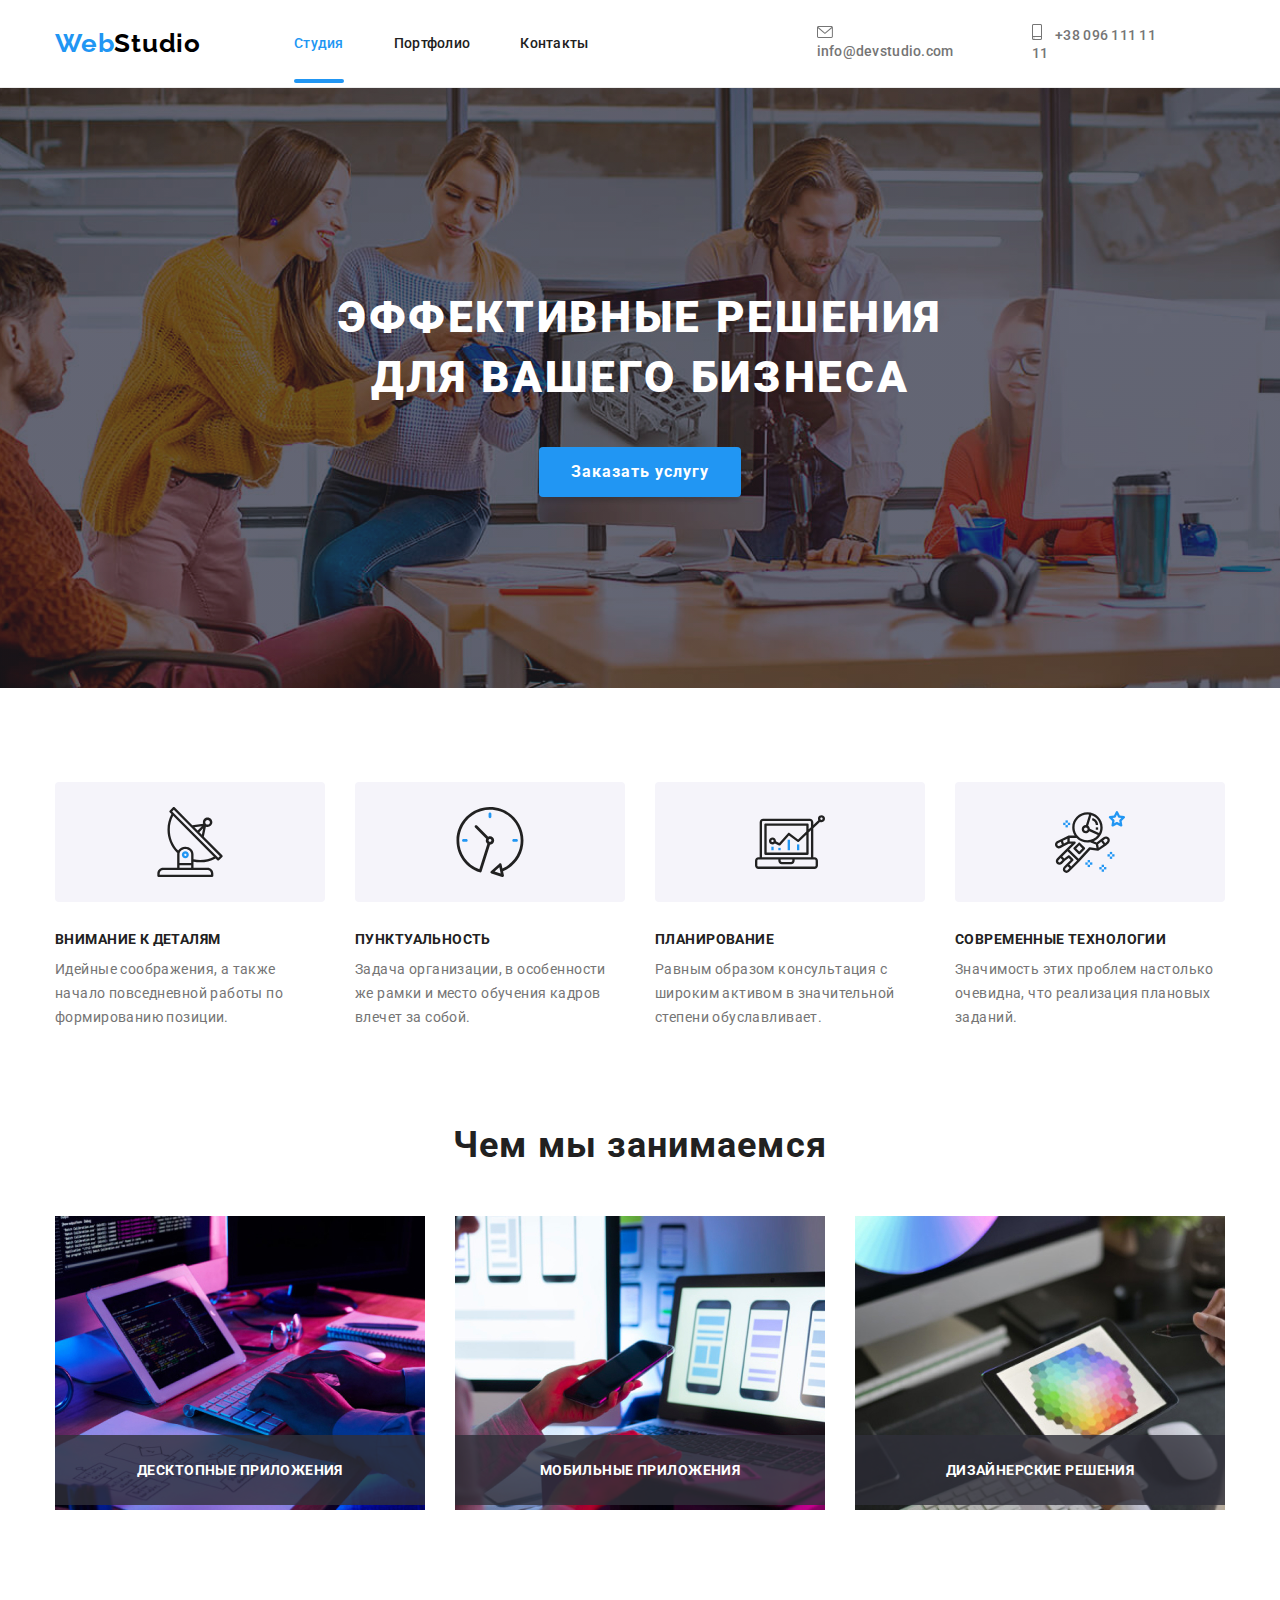
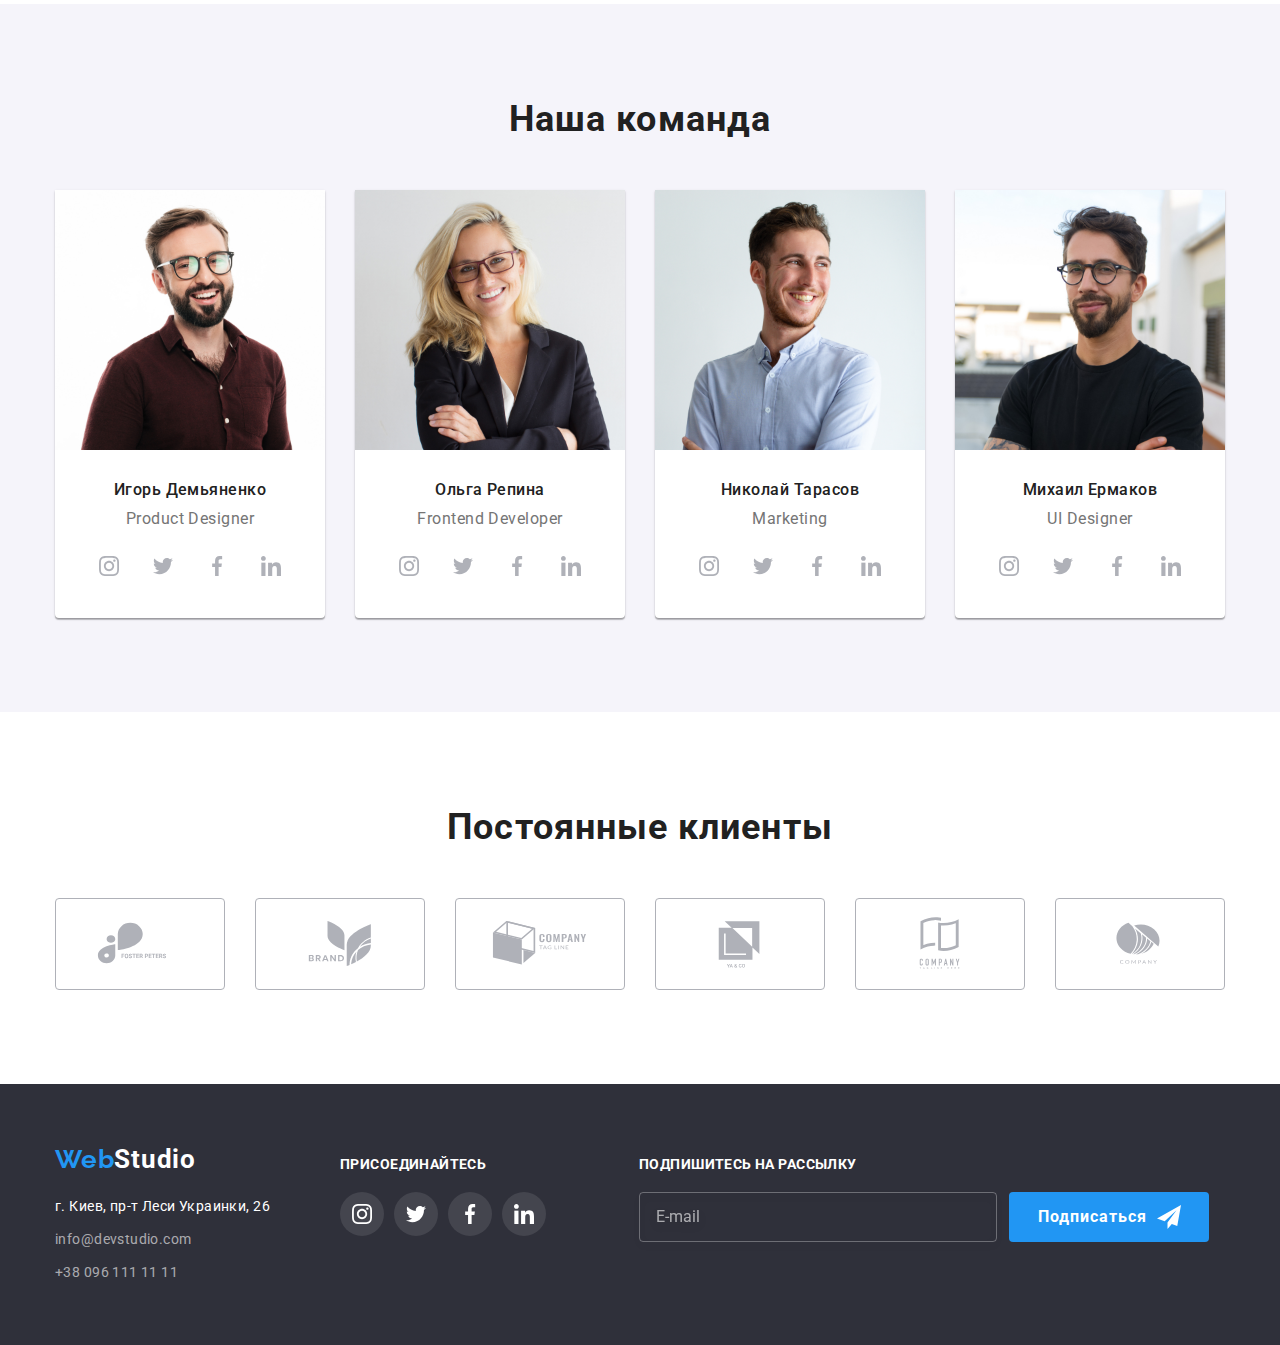
<file: index.html>
<!DOCTYPE html>
<html lang="ru">

<head>
    <meta charset="UTF-8">
    <meta http-equiv="X-UA-Compatible" content="IE=edge">
    <meta name="viewport" content="width=device-width, initial-scale=1.0">
    <title>Document</title>
    <link rel="preconnect" href="https://fonts.googleapis.com">
    <link rel="preconnect" href="https://fonts.gstatic.com" crossorigin>
    <link
        href="https://fonts.googleapis.com/css2?family=Raleway:wght@700&family=Roboto:wght@100;400;500;700;900&display=swap"
        rel="stylesheet">
    <link rel="stylesheet" href="css/modern-normalize.css">
    <!-- <link rel="stylesheet" href="css/styles.css"> -->
    <link rel="stylesheet" href="css/main.min.css">
</head>


<body>
    <!---   Хедер   -->
    <header class="header">
        <div class="container">
            <nav class="header__nav">
                <a class="logo link" href="index.html">Web</a><a class="logo-header-studio link"
                    href="index.html">Studio</a>
                <ul class="header-list list">
                    <li class="header-list__li">
                        <a href="index.html" class="header-list__link link current">Студия</a>
                    </li>
                    <li class="header-list__li">
                        <a href="portfolio.html" class="header-list__link link">Портфолио</a>
                    </li>
                    <li class="header-list__li">
                        <a href="index.html" class="header-list__link link">Контакты</a>
                    </li>
                </ul>
                    <ul class="header-list2 list">
                        <li class="header-list2__li">
                            <a href="mailto:info@devstudio.com" class="header-list2__link link">
                                <svg class="header-list2__icon" height="12" width="16">
                                    <use href="./images/icons.svg#icon-envelope"></use>
                                </svg>
                                info@devstudio.com
                            </a>
                        </li>
                        <li class="header-list2__li">
                            <a href="tel:+380961111111" class="header-list2__link link">
                                <svg class="header-list2__icon" height="16" width="10">
                                    <use href="./images/icons.svg#icon-smartphone"></use>
                                </svg>
                                +38 096 111 11 11</a>
                        </li>
                    </ul>
            </nav>
        </div>
    </header>

    <main>



        <!---   Шапка    -->
        <section class="motto">
            <div class="container">
                <h1 class="motto__h1">Эффективные решения для вашего бизнеса</h1>
                <button type="button" class="motto__btn btn" data-modal-open>
                    Заказать услугу</button>
                <div class="backdrop is-hidden" data-modal>
                    <div class="modal">
                        <button type="button" class="modal__btn btn" data-modal-close>
                            <svg class="modal__close-icon" width="10" height="10">
                                <use href="./images/icons.svg#icon-Vector"></use>
                            </svg>
                        </button>
                        <h2 class="modal__h2">Оставьте свои данные, мы вам перезвоним</h2>
                        <form action="#" class="modal-form" >
                            <label for="modal-input" class="modal-form__label">Имя</label>
                        <div class="modal-input-svg">
                              <input 
                              type="text" 
                              class="modal-form__input"
                              name="user-name"
                              required
                              id="modal-input"
                              >
                            <svg class="modal-input-people-icon">
                              <use 
                                href="./images/icons.svg#icon-People" width="12" height="12">
                              </use>
                            </svg>
                        </div>
                            <label for="modal-input" class="modal-form__label">Телефон</label>
                        <div class="modal-input-svg">
                            <input 
                            type="tel"
                            class="modal-form__input"
                            required
                           name="user-tel" 
                           id="modal-input"
                            >
                            <svg class="modal-input-smartphone-icon">
                                <use href="./images/icons.svg#modal-smartphone" width="13" height="13"></use>
                            </svg>
                        </div>
                            <label for="modal-input" class="modal-form__label">Почта</label>
                        <div class="modal-input-svg">
                            <input
                             type="email" 
                             class="modal-form__input"
                             name="user-email"
                             id="modal-input"
                             >
                               <svg class="modal-input-envelope-icon">
                                   <use href="./images/icons.svg#modal-envelope" width="15" height="12"></use>
                               </svg>
                        </div>
                            <label for="comment" class="modal-form__label">Комментарий</label>
                             <textarea 
                             class="modal-textarea"
                             name="comment"
                             placeholder="Введите текст"
                             ></textarea>
                                
                             <div class="modal-checkbox-div">
                             <input 
                             type="checkbox" 
                             name="checkbox" 
                             value="done" 
                             class="modal-checkbox-div__checkbox visually-hidden"
                             id="modal-checkbox"
                             required>
                             <label for="modal-checkbox" class="modal-checkbox-div__label">
                                Соглашаюсь с рассылкой и принимаю&nbsp;<a href="index.html" class="modal-checkbox-div__link">Условия договора</a>
                             </label>
                            </div>
                            <div class="modal-submit-div">
                                <button type="submit" class="modal-submit-div__btn btn">Отправить</button>
                            </div>
                            </form>
                            
                    </div>

                </div>
        </section>


        <!---   Гарантии    -->
        <section class="description">
            <div class="container">
                <ul class="description-list list">
                    <li class="desctiption-list__li">
                        <div class="desctiption-div-icon">
                            <svg class="description-div-icon__icon" width="70" height="70">
                                <use href="./images/icons.svg#icon-antenna"></use>
                            </svg>
                        </div>
                        <h3 class="description__h3">
                            Внимание к деталям</h3>
                        <p class="description__p">Идейные соображения, а также начало повседневной работы по формированию
                            позиции.</p>
                    </li>
                    <li class="desctiption-list__li">
                        <div class="desctiption-div-icon">
                            <svg class="description-div-icon__icon" width="70" height="70">
                                <use href="./images/icons.svg#icon-clock"></use>
                            </svg>
                        </div>
                        <h3 class="description__h3">
                            Пунктуальность</h3>
                        <p class="description__p">Задача организации, в особенности же рамки и место обучения кадров
                            влечет
                            за собой.</p>
                    </li>
                    <li class="desctiption-list__li">
                        <div class="desctiption-div-icon">
                            <svg class="description-div-icon__icon" width="70" height="70">
                                <use href="./images/icons.svg#icon-diagram"></use>
                            </svg>
                        </div>
                        <h3 class="description__h3">
                            Планирование</h3>
                        <p class="description__p">Равным образом консультация с широким активом в значительной степени
                            обуславливает.</p>
                    </li>
                    <li class="desctiption-list__li">
                        <div class="desctiption-div-icon">
                            <svg class="description-div-icon__icon" width="70" height="70">
                                <use href="./images/icons.svg#icon-astronaut"></use>
                            </svg>
                        </div>
                        <h3 class="description__h3">
                            Современные технологии</h3>
                        <p class="description__p">Значимость этих проблем настолько очевидна, что реализация плановых
                            заданий.</p>
                    </li>
                </ul>
            </div>
            </div>
        </section>


        <!---   Чем мы занимаемся   -->
        <section class="photo">
            <div class="container">
                <h2 class="photo__h2">Чем мы занимаемся</h2>
                <ul class="photo-list list">
                    <li class="photo-list__li">
                        <img class="photo-img" src="./images/img2.jpg" width="370" height="294"
                            alt="Клавиатура и планшет">
                        <div class="photo-h3-div">
                            <h3 class="photo-h3-div__h3">Десктопные приложения</h3>
                        </div>
                    </li>
                    <li class="photo-list__li">
                        <img class="photo-img" src="./images/img1.jpg" width="370" height="294" alt="Телефон">
                        <div class="photo-h3-div">
                            <h3 class="photo-h3-div__h3">Мобильные приложения</h3>
                        </div>
                    </li>
                    <li class="photo-list__li">
                        <img class="photo-img" src="./images/img.jpg" width="370" height="294" alt="Планшет">
                        <div class="photo-h3-div">
                            <h3 class="photo-h3-div__h3">Дизайнерские решения</h3>
                        </div>
                    </li>
                </ul>
        </section>


        <!---   Наша команда    -->
        <section class="team">
            <div class="container">
                <h2 class="team__h2">Наша команда</h2>
                <ul class="team-list list">
                    <li class="team-list__li">
                        <img class="team__img" src="./images/img3.jpg" width="270" height="260"
                            alt="Игорь Демьяненко">
                        <div class="team-div">
                            <h3 class="team-div__h3">Игорь Демьяненко</h3>
                            <p class="team-div__p" lang="en">Product Designer</p>
                            <ul class="team-icon-list list">
                                <li class="team-icon-list__li">
                                    <a href="" class="team-icon-link">
                                        <svg class="team-icon-link__icon" width="20" height="20">
                                            <use href="./images/icons.svg#icon-instagram"></use>
                                        </svg>
                                    </a>
                                </li>
                                <li class="team-icon-list__li">
                                    <a href="" class="team-icon-link">
                                        <svg class="team-icon-link__icon" width="20" height="20">
                                            <use href="./images/icons.svg#icon-twitter"></use>
                                        </svg>
                                    </a>
                                </li>
                                <li class="team-icon-list__li">
                                    <a href="" class="team-icon-link">
                                        <svg class="team-icon-link__icon" width="20" height="20">
                                            <use href="./images/icons.svg#icon-facebook"></use>
                                        </svg>
                                    </a>
                                </li>
                                <li class="team-icon-list__li">
                                    <a href="" class="team-icon-link">
                                        <svg class="team-icon-link__icon" width="20" height="20">
                                            <use href="./images/icons.svg#icon-linkedin"></use>
                                        </svg>
                                    </a>
                                </li>
                            </ul>
                    </li>
                    <li class="team-list__li">
                        <img class="team__img" src="./images/img4.jpg" width="270" height="260" alt="Ольга Репина">
                        <div class="team-div">
                            <h3 class="team-div__h3">Ольга Репина</h3>
                            <p class="team-div__p" lang="en">Frontend Developer</p>
                            <ul class="team-icon-list list">
                                <li class="team-icon-list__li">
                                    <a href="" class="team-icon-link">
                                        <svg class="team-icon-link__icon" width="20" height="20">
                                            <use href="./images/icons.svg#icon-instagram"></use>
                                        </svg>
                                    </a>
                                </li>
                                <li class="team-icon-list__li">
                                    <a href="" class="team-icon-link">
                                        <svg class="team-icon-link__icon" width="20" height="20">
                                            <use href="./images/icons.svg#icon-twitter"></use>
                                        </svg>
                                    </a>
                                </li>
                                <li class="team-icon-list__li">
                                    <a href="" class="team-icon-link">
                                        <svg class="team-icon-link__icon" width="20" height="20">
                                            <use href="./images/icons.svg#icon-facebook"></use>
                                        </svg>
                                    </a>
                                </li>
                                <li class="team-icon-list__li">
                                    <a href="" class="team-icon-link">
                                        <svg class="team-icon-link__icon" width="20" height="20">
                                            <use href="./images/icons.svg#icon-linkedin"></use>
                                        </svg>
                                    </a>
                                </li>
                            </ul>
                        </div>
                    </li>
                    <li class="team-list__li"><img class="team__img" src="./images/img5.jpg" width="270" height="260"
                            alt="Николай Тарасов">
                        <div class="team-div">
                            <h3 class="team-div__h3">Николай Тарасов</h3>
                            <p class="team-div__p" lang="en">Marketing</p>
                            <ul class="team-icon-list list">
                                <li class="team-icon-list__li">
                                    <a href="" class="team-icon-link">
                                        <svg class="team-icon-link__icon" width="20" height="20">
                                            <use href="./images/icons.svg#icon-instagram"></use>
                                        </svg>
                                    </a>
                                </li>
                                <li class="team-icon-list__li">
                                    <a href="" class="team-icon-link">
                                        <svg class="team-icon-link__icon" width="20" height="20">
                                            <use href="./images/icons.svg#icon-twitter"></use>
                                        </svg>
                                    </a>
                                </li>
                                <li class="team-icon-list__li">
                                    <a href="" class="team-icon-link">
                                        <svg class="team-icon-link__icon" width="20" height="20">
                                            <use href="./images/icons.svg#icon-facebook"></use>
                                        </svg>
                                    </a>
                                </li>
                                <li class="team-icon-list__li">
                                    <a href="" class="team-icon-link">
                                        <svg class="team-icon-link__icon" width="20" height="20">
                                            <use href="./images/icons.svg#icon-linkedin"></use>
                                        </svg>
                                    </a>
                                </li>
                            </ul>
                        </div>
                    </li>
                    <li class="team-list__li"><img class="team__img" src="./images/img6.jpg" width="270" height="260"
                            alt="Михаил Ермаков">
                        <div class="team-div">
                            <h3 class="team-div__h3">Михаил Ермаков</h3>
                            <p class="team-div__p" lang="en">UI Designer</p>
                            <ul class="team-icon-list list">
                                <li class="team-icon-list__li">
                                    <a href="" class="team-icon-link">
                                        <svg class="team-icon-link__icon" width="20" height="20">
                                            <use href="./images/icons.svg#icon-instagram"></use>
                                        </svg>
                                    </a>
                                </li>
                                <li class="team-icon-list__li">
                                    <a href="" class="team-icon-link">
                                        <svg class="team-icon-link__icon" width="20" height="20">
                                            <use href="./images/icons.svg#icon-twitter"></use>
                                        </svg>
                                    </a>
                                </li>
                                <li class="team-icon-list__li">
                                    <a href="" class="team-icon-link">
                                        <svg class="team-icon-link__icon" width="20" height="20">
                                            <use href="./images/icons.svg#icon-facebook"></use>
                                        </svg>
                                    </a>
                                </li>
                                <li class="team-icon-list__li">
                                    <a href="" class="team-icon-link">
                                        <svg class="team-icon-link__icon" width="20" height="20">
                                            <use href="./images/icons.svg#icon-linkedin"></use>
                                        </svg>
                                    </a>
                                </li>
                            </ul>
                        </div>
                    </li>
                </ul>
            </div>
        </section>

        <section class="clients">
            <div class="container">
                <h2 class="clients__h2">Постоянные клиенты</h2>
                <ul class="clients-list list">
                    <li class="clients-list__li">
                        <a class="clients-icon-link" href="">
                            <svg class="clients-icon-link__icon" width="106" height="60">
                                <use href="./images/icons.svg#icon-Logo"></use>
                            </svg>
                        </a>
                    </li>
                    <li class="clients-list__li">
                        <a class="clients-icon-link" href="">
                            <svg class="clients-icon-link__icon" width="106" height="60">
                                <use href="./images/icons.svg#icon-Logo1"></use>
                            </svg>
                        </a>
                    </li>
                    <li class="clients-list__li">
                        <a class="clients-icon-link" href="">
                            <svg class="clients-icon-link__icon" width="106" height="60">
                                <use href="./images/icons.svg#icon-Logo2"></use>
                            </svg>
                        </a>
                    </li>
                    <li class="clients-list__li">
                        <a class="clients-icon-link" href="">
                            <svg class="clients-icon-link__icon" width="106" height="60">
                                <use href="./images/icons.svg#icon-Logo3"></use>
                            </svg>
                        </a>
                    </li>
                    <li class="clients-list__li">
                        <a class="clients-icon-link" href="">
                            <svg class="clients-icon-link__icon" width="106" height="60">
                                <use href="./images/icons.svg#icon-Logo4"></use>
                            </svg>
                        </a>
                    </li>
                    <li class="clients-list__li">
                        <a class="clients-icon-link" href="">
                            <svg class="clients-icon-link__icon" width="106" height="60">
                                <use href="./images/icons.svg#icon-Logo5"></use>
                            </svg>
                        </a>
                    </li>
                </ul>
            </div>


        </section>

    </main>
    <!---   Футер    -->
    <footer class="footer">
    <div class="footer-div container">
        <div class="footer-div-address">   
          <span class="footer-div__logo"><a href="index.html" class="logo link">Web</a><a class="logo-footer-studio link"
                    href="index.html">Studio</a></span>
            <address class="footer-address">
                <ul class="footer-list list">
                    <li class="footer-list__li"><a class="footer-list__location link"
                            href="https://www.google.com.ua/maps/place/%D0%B1%D1%83%D0%BB%D1%8C%D0%B2%D0%B0%D1%80+%D0%9B%D0%B5%D1%81%D1%96+%D0%A3%D0%BA%D1%80%D0%B0%D1%97%D0%BD%D0%BA%D0%B8,+26,+%D0%9A%D0%B8%D1%97%D0%B2,+02000/@50.4265841,30.5361971,17z/data=!4m13!1m7!3m6!1s0x40d4cf0e033ecbe9:0x57a4dffefec77da0!2z0LHRg9C70YzQstCw0YAg0JvQtdGB0ZYg0KPQutGA0LDRl9C90LrQuCwgMjYsINCa0LjRl9CyLCAwMjAwMA!3b1!8m2!3d50.4265807!4d30.5383858!3m4!1s0x40d4cf0e033ecbe9:0x57a4dffefec77da0!8m2!3d50.4265807!4d30.5383858">
                            г. Киев, пр-т Леси Украинки, 26</a></li>
                    <li class="footer-list__li"><a class="footer-list__link link"
                            href="mailto:info@devstudio.com">info@devstudio.com</a></li>
                    <li class="footer-list__li"><a class="footer-list__link link" href="tel:+380961111111">+38 096 111 11 11</a>
                    </li>
                </ul>
            </address>
        </div>
        <div class="footer-icon-div">
            <h3 class="footer-icon-div__h3">
                ПРИСОЕДИНАЙТЕСЬ
            </h3>
            <ul class="footer-icon-list list">
                <li class="footer-icon-list__li">
                    <a href="" class="footer-icon-list__link">
                        <svg class="footer-icon" width="20" height="20">
                            <use href="./images/icons.svg#icon-instagram"></use>
                        </svg>
                    </a>
                </li>
                <li class="footer-icon-list__li">
                    <a href="" class="footer-icon-list__link">
                        <svg class="footer-icon" width="20" height="20">
                            <use href="./images/icons.svg#icon-twitter"></use>
                        </svg>
                    </a>
                </li>
                <li class="footer-icon-list__li">
                    <a href="" class="footer-icon-list__link">
                        <svg class="footer-icon" width="20" height="20">
                            <use href="./images/icons.svg#icon-facebook"></use>
                        </svg>
                    </a>
                </li>
                <li class="footer-icon-list__li">
                    <a href="" class="footer-icon-list__link">
                        <svg class="footer-icon" width="20" height="20">
                            <use href="./images/icons.svg#icon-linkedin"></use>
                        </svg>
                    </a>
                </li>
            </ul>
        </div>
        <div class="footer-input-div">
            <h3 class="footer-input-div__h3">Подпишитесь на рассылку</h3>
         <form action="" class="footer-form">
            <input 
                type="email" 
                class="footer-form-input"
                name="user-email"
                placeholder="E-mail"
                required></input>
                <button class="footer-form-input__btn btn" type="submit">
                    Подписаться
             <svg class="footer-form-input__icon" width="24" height="24">
                <use href="./images/icons.svg#icon-send"></use>
             </svg>
                </button>
         </form>        
        </div>
    </div>
    </footer>
    <script src="./js/modal.js"></script>
</body>

</html>
</file>
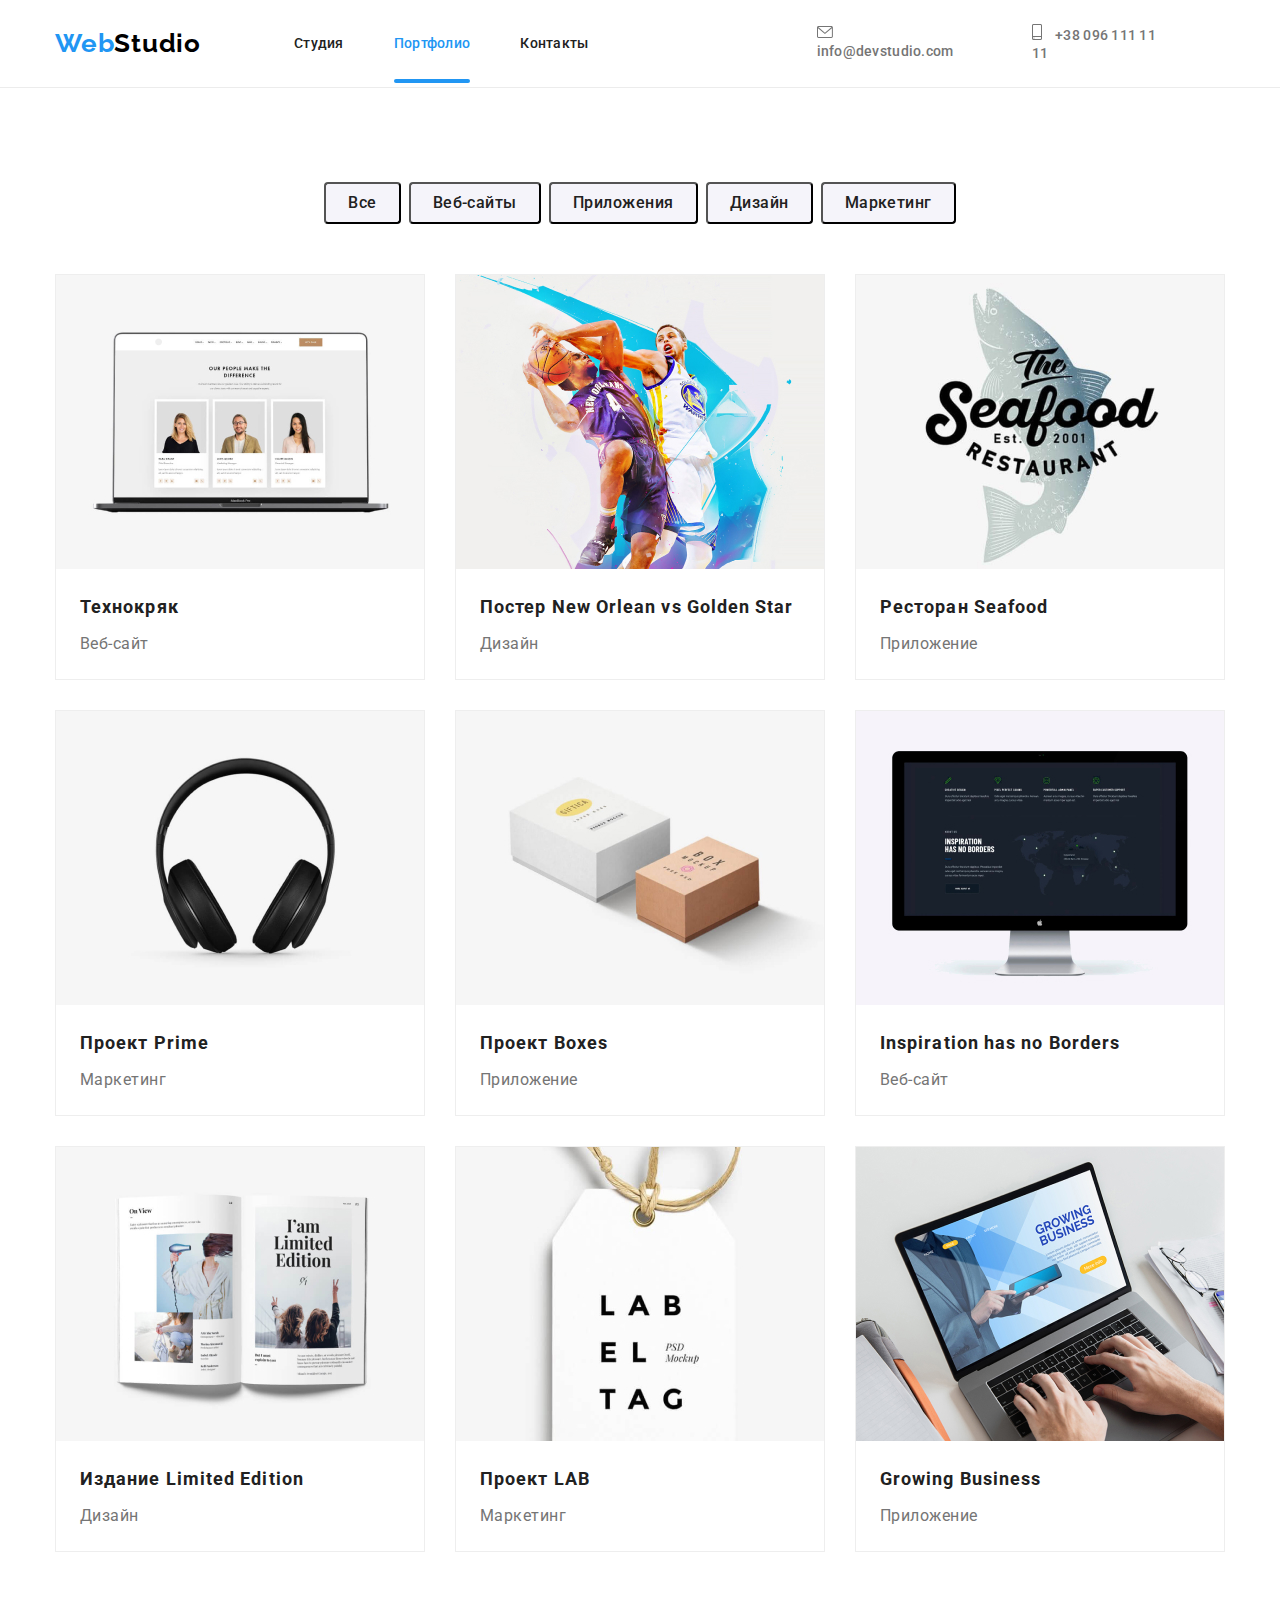
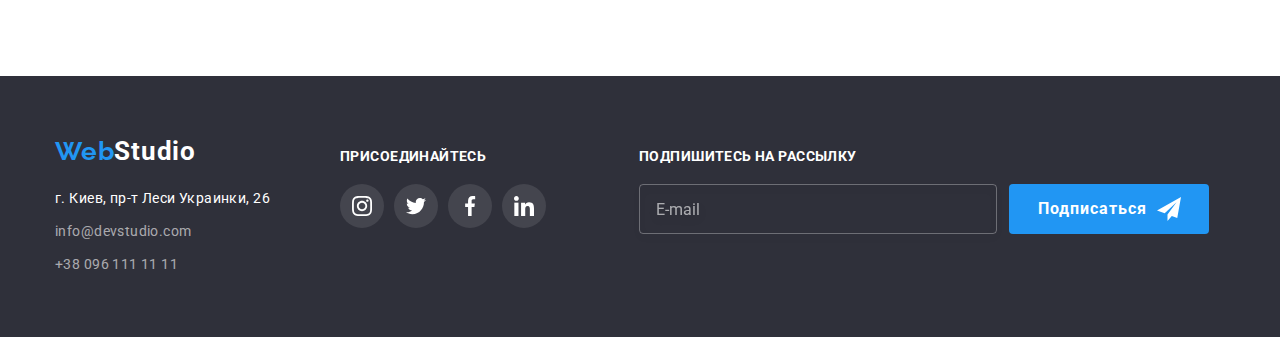
<file: portfolio.html>
<!DOCTYPE html>
<html lang="en">

<head>
    <meta charset="UTF-8">
    <meta http-equiv="X-UA-Compatible" content="IE=edge">
    <meta name="viewport" content="width=device-width, initial-scale=1.0">
    <title>Document</title>
    <link rel="preconnect" href="https://fonts.googleapis.com">
    <link rel="preconnect" href="https://fonts.gstatic.com" crossorigin>
    <link
        href="https://fonts.googleapis.com/css2?family=Raleway:wght@700&family=Roboto:wght@100;400;500;700;900&display=swap"
        rel="stylesheet">
    <link rel="stylesheet" href="css/modern-normalize.css">
    <!-- <link rel="stylesheet" href="css/styles.css"> -->
    <link rel="stylesheet" href="css/main.min.css">
</head>

<body>

    <!---   Хедер   -->
    <header class="header">
        <div class="container">
            <nav class="header__nav">
                <a class="logo link" href="index.html">Web</a><a class="logo-header-studio link"
                    href="index.html">Studio</a>
                <ul class="header-list list">
                    <li class="header-list__li">
                        <a href="index.html" class="header-list__link link">Студия</a>
                    </li>
                    <li class="header-list__li">
                        <a href="portfolio.html" class="header-list__link link current">Портфолио</a>
                    </li>
                    <li class="header-list__li">
                        <a href="index.html" class="header-list__link link">Контакты</a>
                    </li>
                </ul>
                <ul class="header-list2 list">
                    <li class="header-list2__li">
                        <a href="mailto:info@devstudio.com" class="header-list2__link link">
                            <svg class="header-list2__icon" height="12" width="16">
                                <use href="./images/icons.svg#icon-envelope"></use>
                            </svg>
                            info@devstudio.com
                        </a>
                    </li>
                    <li class="header-list2__li">
                        <a href="tel:+380961111111" class="header-list2__link link">
                            <svg class="header-list2__icon" height="16" width="10">
                                <use href="./images/icons.svg#icon-smartphone"></use>
                            </svg>
                            +38 096 111 11 11</a>
                    </li>
                </ul>
            </nav>
        </div>
    </header>

    <main>



        <!-- Главный контент -->
        <section class="maincontant">
            <div class="container">
                <ul class="nav-list list">
                    <li class="nav-list__li"><button class="nav-list__btn btn" type="button">Все</button></li>
                    <li class="nav-list__li"><button class="nav-list__btn btn" type="button">Веб-сайты</button></li>
                    <li class="nav-list__li"><button class="nav-list__btn btn" type="button">Приложения</button></li>
                    <li class="nav-list__li"><button class="nav-list__btn btn" type="button">Дизайн</button></li>
                    <li class="nav-list__li"><button class="nav-list__btn btn" type="button">Маркетинг</button></li>
                </ul>
                <ul class="maincontant-list list">
                    <li class="maincontant-list__li">
                        <a href="" class="maincontant-list__link link">
                        <div class="maincontant-div-img">
                        <img class="maincontant-div-img__img" src="./images/pcr.jpg" alt="Ноутбук" width="370" height="294">
                        <p class="maincontant-list__overflow-p">
                            Технокряк это современная площадка распространения коронавируса. Компании используют эту платформу для цифрового
                        шпионажа и атак на защищённые сервера конкурентов.
                    </p>    
                </div>
                        <div class="maincontant-div-li">
                            <h3 class="maincontant-div-li__h3">Технокряк</h3>
                            <p class="maincontant-div-li__p">Веб-сайт</p>
                        </div>
                        </a>
                    </li>
                    <li class="maincontant-list__li">
                        <a href="" class="maincontant-list__link link">
                            <div class="maincontant-div-img">
                        <img class="maincontant-div-img__img" src="./images/pcr1.jpg" alt="Лого баскетбол" width="370"
                            height="294">
                            <p class="maincontant-list__overflow-p">
                                Lorem ipsum dolor sit amet consectetur adipisicing elit. Vel alias modi similique praesentium officia quo accusantium,
                                ut inventore saepe eius maxime aspernatur optio nulla cumque molestiae hic, nesciunt rem id!
                            </p>
                            </div>
                        <div class="maincontant-div-li">
                            <h3 class="maincontant-div-li__h3">Постер New Orlean vs Golden Star</h3>
                            <p class="maincontant-div-li__p">Дизайн</p>
                        </div>
                        </a>
                    </li>
                    <li class="maincontant-list__li">
                        <a href="" class="maincontant-list__link link">
                            <div class="maincontant-div-img">
                        <img class="maincontant-div-img__img" src="./images/pcr2.jpg" alt="Лого акула" width="370" height="294">                        
                        <p class="maincontant-list__overflow-p">
                            Lorem ipsum dolor sit amet consectetur adipisicing elit. Vel alias modi similique praesentium officia quo accusantium,
                            ut inventore saepe eius maxime aspernatur optio nulla cumque molestiae hic, nesciunt rem id!
                        </p>
                        </div>
                        <div class="maincontant-div-li">
                            <h3 class="maincontant-div-li__h3">Ресторан Seafood</h3>
                            <p class="maincontant-div-li__p">Приложение</p>
                        </div>
                    </a>
                    </li>
                    <li class="maincontant-list__li">
                        <a href="" class="maincontant-list__link link">
                            <div class="maincontant-div-img">
                        <img class="maincontant-div-img__img" src="./images/pcr3.jpg" alt="Наушники" width="370" height="294">
                        <p class="maincontant-list__overflow-p">
                            Lorem ipsum dolor sit amet consectetur adipisicing elit. Vel alias modi similique praesentium officia quo accusantium,
                            ut inventore saepe eius maxime aspernatur optio nulla cumque molestiae hic, nesciunt rem id!
                        </p>
                        </div>
                        <div class="maincontant-div-li">
                            <h3 class="maincontant-div-li__h3">Проект Prime</h3>
                            <p class="maincontant-div-li__p">Маркетинг</p>
                        </div>
                        </a>
                    </li>
                    <li class="maincontant-list__li">
                        <a href="" class="maincontant-list__link link">
                            <div class="maincontant-div-img">
                        <img class="maincontant-div-img__img" src="./images/pcr4.jpg" alt="Коробки" width="370" height="294">
                        <p class="maincontant-list__overflow-p">
                            Lorem ipsum dolor sit amet consectetur adipisicing elit. Vel alias modi similique praesentium officia quo accusantium,
                            ut inventore saepe eius maxime aspernatur optio nulla cumque molestiae hic, nesciunt rem id!
                        </p>
                        </div>
                        <div class="maincontant-div-li">
                            <h3 class="maincontant-div-li__h3">Проект Boxes</h3>
                            <p class="maincontant-div-li__p">Приложение</p>
                        </div>
                        </a>
                    </li>
                    <li class="maincontant-list__li">
                        <a href="" class="maincontant-list__link link">
                            <div class="maincontant-div-img">
                        <img class="maincontant-div-img__img" src="./images/pcr5.jpg" alt="Монитор" width="370" height="294">
                        <p class="maincontant-list__overflow-p">
                            Lorem ipsum dolor sit amet consectetur adipisicing elit. Vel alias modi similique praesentium officia quo accusantium,
                            ut inventore saepe eius maxime aspernatur optio nulla cumque molestiae hic, nesciunt rem id!
                        </p>
                        </div>
                        <div class="maincontant-div-li">
                            <h3 class="maincontant-div-li__h3">Inspiration has no Borders</h3>
                            <p class="maincontant-div-li__p">Веб-сайт</p>
                        </div>
                        </a>
                    </li>
                    <li class="maincontant-list__li">
                        <a href="" class="maincontant-list__link link">
                            <div class="maincontant-div-img">
                        <img class="maincontant-div-img__img" src="./images/pcr6.jpg" alt="Книга" width="370" height="294">
                        <p class="maincontant-list__overflow-p">
                            Lorem ipsum dolor sit amet consectetur adipisicing elit. Vel alias modi similique praesentium officia quo accusantium,
                            ut inventore saepe eius maxime aspernatur optio nulla cumque molestiae hic, nesciunt rem id!
                        </p>      
                        </div>
                        <div class="maincontant-div-li">
                            <h3 class="maincontant-div-li__h3">Издание Limited Edition</h3>
                            <p class="maincontant-div-li__p">Дизайн</p>
                        </div>
                        </a>
                    </li>
                    <li class="maincontant-list__li">
                        <a href="" class="maincontant-list__link link">
                            <div class="maincontant-div-img">
                        <img class="maincontant-div-img__img" src="./images/pcr7.jpg" alt="Цепь" width="370" height="294">
                        <p class="maincontant-list__overflow-p">
                            Lorem ipsum dolor sit amet consectetur adipisicing elit. Vel alias modi similique praesentium officia quo accusantium,
                            ut inventore saepe eius maxime aspernatur optio nulla cumque molestiae hic, nesciunt rem id!
                        </p>
                        </div>
                        <div class="maincontant-div-li">
                            <h3 class="maincontant-div-li__h3">Проект LAB</h3>
                            <p class="maincontant-div-li__p">Маркетинг</p>
                        </div>
                        </a>
                    </li>
                    <li class="maincontant-list__li">
                        <a href="" class="maincontant-list__link link">
                            <div class="maincontant-div-img">
                        <img class="maincontant-div-img__img" src="./images/pcr8.jpg" alt="Ноутбук" width="370" height="294">
                        <p class="maincontant-list__overflow-p">
                            Lorem ipsum dolor sit amet consectetur adipisicing elit. Vel alias modi similique praesentium officia quo accusantium,
                            ut inventore saepe eius maxime aspernatur optio nulla cumque molestiae hic, nesciunt rem id!
                        </p>
                        </div>
                        <div class="maincontant-div-li">
                            <h3 class="maincontant-div-li__h3">Growing Business</h3>
                            <p class="maincontant-div-li__p">Приложение</p>
                        </div>
                        </a>
                    </li>
                </ul>
            </div>
        </section>


    </main>
    <!---   Футер    -->
    <footer class="footer">
        <div class="footer-div container">
            <div class="footer-div-address">
                <span class="footer-div__logo"><a href="index.html" class="logo link">Web</a><a
                        class="logo-footer-studio link" href="index.html">Studio</a></span>
                <address class="footer-address">
                    <ul class="footer-list list">
                        <li class="footer-list__li"><a class="footer-list__location link"
                                href="https://www.google.com.ua/maps/place/%D0%B1%D1%83%D0%BB%D1%8C%D0%B2%D0%B0%D1%80+%D0%9B%D0%B5%D1%81%D1%96+%D0%A3%D0%BA%D1%80%D0%B0%D1%97%D0%BD%D0%BA%D0%B8,+26,+%D0%9A%D0%B8%D1%97%D0%B2,+02000/@50.4265841,30.5361971,17z/data=!4m13!1m7!3m6!1s0x40d4cf0e033ecbe9:0x57a4dffefec77da0!2z0LHRg9C70YzQstCw0YAg0JvQtdGB0ZYg0KPQutGA0LDRl9C90LrQuCwgMjYsINCa0LjRl9CyLCAwMjAwMA!3b1!8m2!3d50.4265807!4d30.5383858!3m4!1s0x40d4cf0e033ecbe9:0x57a4dffefec77da0!8m2!3d50.4265807!4d30.5383858">
                                г. Киев, пр-т Леси Украинки, 26</a></li>
                        <li class="footer-list__li"><a class="footer-list__link link"
                                href="mailto:info@devstudio.com">info@devstudio.com</a></li>
                        <li class="footer-list__li"><a class="footer-list__link link" href="tel:+380961111111">+38 096 111
                                11 11</a>
                        </li>
                    </ul>
                </address>
            </div>
            <div class="footer-icon-div">
                <h3 class="footer-icon-div__h3">
                    ПРИСОЕДИНАЙТЕСЬ
                </h3>
                <ul class="footer-icon-list list">
                    <li class="footer-icon-list__li">
                        <a href="" class="footer-icon-list__link">
                            <svg class="footer-icon" width="20" height="20">
                                <use href="./images/icons.svg#icon-instagram"></use>
                            </svg>
                        </a>
                    </li>
                    <li class="footer-icon-list__li">
                        <a href="" class="footer-icon-list__link">
                            <svg class="footer-icon" width="20" height="20">
                                <use href="./images/icons.svg#icon-twitter"></use>
                            </svg>
                        </a>
                    </li>
                    <li class="footer-icon-list__li">
                        <a href="" class="footer-icon-list__link">
                            <svg class="footer-icon" width="20" height="20">
                                <use href="./images/icons.svg#icon-facebook"></use>
                            </svg>
                        </a>
                    </li>
                    <li class="footer-icon-list__li">
                        <a href="" class="footer-icon-list__link">
                            <svg class="footer-icon" width="20" height="20">
                                <use href="./images/icons.svg#icon-linkedin"></use>
                            </svg>
                        </a>
                    </li>
                </ul>
            </div>
            <div class="footer-input-div">
                <h3 class="footer-input-div__h3">Подпишитесь на рассылку</h3>
                <form action="" class="footer-form">
                    <input type="email" class="footer-form-input" name="user-email" placeholder="E-mail" required></input>
                    <button class="footer-form-input__btn btn" type="submit">
                        Подписаться
                        <svg class="footer-form-input__icon" width="24" height="24">
                            <use href="./images/icons.svg#icon-send"></use>
                        </svg>
                    </button>
                </form>
            </div>
        </div>
    </footer>
</body>

</html>
</file>
<file: css/styles.css>
/* ОБЩИЕ КЛАССЫ */
body {
  background: #e5e5e5;
  font-family: Roboto;
}
.btn {
  cursor: pointer;
}
.list {
  list-style-type: none;
}
.link {
  text-decoration: none;
}
.container {
  width: 1200px;
  padding-right: 15px;
  padding-left: 15px;
  margin: 0 auto;
}
.visually-hidden {
  position: absolute;
  white-space: nowrap;
  width: 1px;
  height: 1px;
  overflow: hidden;
  border: 0;
  padding: 0;
  clip: rect(0 0 0 0);
  clip-path: inset(50%);
  margin: -1px;
}

/* СБРОС СТИЛЕЙ */
h1,
h2,
h3,
h4,
h5,
h6,
p {
  margin: 0px;
}
ul {
  margin: 0px;
  padding: 0px;
}
img {
  display: block;
}

/* INDEX-HTML */
/* Логотип */
.logo {
  font-family: Raleway;
  font-weight: 700;
  line-height: 1.19;
  font-style: normal;
  font-size: 26px;
  letter-spacing: 0.03em;
  color: #2196f3;
}
.logo-header-studio {
  font-family: Raleway;
  font-weight: 700;
  line-height: 1.19;
  font-style: normal;
  font-size: 26px;
  letter-spacing: 0.03em;
  color: #000000;
}
.logo-footer-studio {
  font-weight: 700;
  line-height: 1.19;
  letter-spacing: 0.03em;
  font-style: normal;
  font-size: 26px;
  color: #ffffff;
}
/* Хедер */
.header {
  padding-top: 24px;
  padding-bottom: 24px;
  border-bottom: 1px solid #ececec;
  background-color: #ffffff;
}
.header-nav {
  display: flex;
  align-items: center;
  justify-content: space-between;
}
.header-div {
  display: flex;
  align-items: center;
}
.header-list {
  display: flex;
  margin-left: 93px;
}
.header.connect {
  display: flex;
  margin-left: auto;
}
.header-list2 {
  display: flex;
  margin-left: 178px;
}
.header-icon {
  margin-right: 10px;
}

.header-li {
  margin-right: 50px;
  cursor: pointer;
}
.header-li2 {
  margin-right: 50px;
  cursor: pointer;
}
.header-li2:last-child {
  margin-right: 50px;
}
.header-link {
  line-height: 1.14;
  letter-spacing: 0.02em;
  color: #212121;
  font-weight: 500;
  font-style: normal;
  font-size: 14px;
  transition: color 250ms cubic-bezier(0.4, 0, 0.2, 1);
  padding-bottom: 32px;
  padding-top: 32px;
}
.header-link:focus,
.header-link:hover {
  color: #2196f3;
}
.header-link2 {
  line-height: 1.14;
  letter-spacing: 0.02em;
  color: #757575;
  font-weight: 500;
  font-size: 14px;
  font-style: normal;
  transition: color 250ms cubic-bezier(0.4, 0, 0.2, 1);
  padding-bottom: 32px;
  padding-top: 32px;
}
.header-link2:focus,
.header-link2:hover {
  color: #2196f3;
}
.header-link.current::after {
  content: "";
  position: absolute;
  width: 100%;
  left: 0;
  bottom: 0px;
  background-color: #2196f3;
  height: 4px;
  border-radius: 2px;
}
.current {
  position: relative;
  color: #2196f3;
}

/* Шапка */
.motto {
  background: #2f303a;
  height: 600px;
  background-image: linear-gradient(
      rgba(47, 48, 58, 0.4),
      rgba(47, 48, 58, 0.4)
    ),
    url(../images/background.jpg);
  background-size: cover;
  max-width: 1600px;
  background-position: center;
  background-repeat: no-repeat;
  margin-right: auto;
  margin-left: auto;
}
.motto-div {
  padding-top: 200px;
  padding-bottom: 210px;
}
.motto-h1 {
  line-height: 1.36;
  text-align: center;
  letter-spacing: 0.06em;
  text-transform: uppercase;
  color: #ffffff;
  font-style: normal;
  font-weight: 900;
  font-size: 44px;
  text-align: center;
  width: 696px;
  display: inline-block;
  padding-bottom: 40px;
  width: 696px;
  display: flex;
  margin: 0 auto;
}
.motto-btn {
  font-weight: 700;
  line-height: 1.88;
  display: flex;
  align-items: center;
  text-align: center;
  letter-spacing: 0.06em;
  color: #ffffff;
  background: #2196f3;
  box-shadow: 0px 4px 4px rgba(0, 0, 0, 0.15);
  border-radius: 4px;
  font-style: normal;
  border: 0px;
  font-size: 16px;
  height: 50px;
  margin: 0 auto;
  padding: 10px 32px;
  transition: color 250ms cubic-bezier(0.4, 0, 0.2, 1),
    background-color 250ms cubic-bezier(0.4, 0, 0.2, 1);
}
.backdrop {
  width: 100vw;
  height: 100vh;
  background-color: rgba(0, 0, 0, 0.1);
  position: fixed;
  top: 0;
  left: 0;
  transition: opacity 350ms, visibility 350ms;
  z-index: 1;
}
.backdrop.is-hidden {
  display: none;
}
.modal-div {
  width: 528px;
  background-color: #ffffff;
  border-radius: 4px;
  position: absolute;
  top: 50%;
  left: 50%;
  transform: scale(1) rotate(0) translate(-50%, -50%);
  transition: transform 350ms;
  padding-right: 41px;
  padding-left: 40px;
  padding-top: 40px;
  padding-bottom: 40px;
}
.modal-btn {
  position: absolute;
  top: 8px;
  right: 8px;
  width: 30px;
  height: 30px;
  background-color: transparent;
  border: 0;
  border-radius: 50%;
  display: flex;
  align-items: center;
  justify-content: center;
  color: #000000;
  border: 1px solid rgba(0, 0, 0, 0.1);
}

.modal-icon {
  fill: currentColor;
  transition: color 250ms cubic-bezier(0.4, 0, 0.2, 1);
}
.modal-btn:hover,
.modal-btn:focus {
  color: #2196f3;
}
.modal-h2 {
  font-style: normal;
  font-weight: bold;
  font-size: 20px;
  line-height: 23px;
  text-align: center;
  letter-spacing: 0.03em;
  color: #212121;
  padding-bottom: 12px;
}
.modal-form {
}

.modal-input {
  border: 1px solid rgba(33, 33, 33, 0.2);
  box-sizing: border-box;
  border-radius: 4px;
  padding-left: 42px;
  padding-top: 12px;
  padding-bottom: 12px;
  cursor: pointer;
  width: 100%;
  height: 40px;
  outline: none;
  transition: border-color 250ms cubic-bezier(0.4, 0, 0.2, 1);
}
.modal-input:focus + .modal-input-people-icon {
  border-color: #188ce8;
  color: #2196f3;
}
.modal-input:focus + .modal-input-smartphone-icon {
  border-color: #188ce8;
  color: #2196f3;
}
.modal-input:focus + .modal-input-envelope-icon {
  border-color: #188ce8;
  color: #2196f3;
}
.modal-input:focus {
  border-color: #2196f3;
}
.modal-label {
  font-style: normal;
  font-weight: normal;
  font-size: 12px;
  line-height: 14px;
  letter-spacing: 0.01em;
  color: #757575;
}
.modal-submit-btn-div {
  justify-content: center;
  display: flex;
  align-items: center;
  align-content: center;
}
.modal-submit-btn {
  width: 200px;
  height: 50px;
  background: #188ce8;
  border-radius: 4px;
  font-style: normal;
  font-weight: bold;
  font-size: 16px;
  line-height: 30px;
  display: flex;
  align-items: center;
  justify-content: center;
  letter-spacing: 0.06em;
  color: #ffffff;
  transition: box-shadow 250ms cubic-bezier(0.4, 0, 0.2, 1);
  border: 0px;
}
.modal-submit-btn:focus,
.modal-submit-btn:hover {
  box-shadow: 0px 4px 4px rgba(0, 0, 0, 0.15);
}
.modal-checkbox-div {
  height: 24px;
  margin-bottom: 30px;
}
.modal-checkbox {
  width: 16px;
  height: 15px;
}
.modal-checkbox-label {
  font-style: normal;
  font-weight: normal;
  font-size: 14px;
  line-height: 1.71;
  letter-spacing: 0.03em;
  color: #757575;
  align-items: center;
  display: flex;
  justify-content: center;
}
.checkbox-link {
  color: #2196f3;
}
.modal-checkbox-label::before {
  content: "";
  display: block;
  width: 16px;
  height: 15px;
  border-radius: 2px;
  display: block;
  border: 0.2px solid #000000;
  margin-right: 8.38px;
}
.modal-checkbox:checked + .modal-checkbox-label::before {
  background-image: url(../images/checkbox.jpg);
  background-position: center;
  background-size: cover;
  background-repeat: no-repeat;
  border: none;
}
.modal-textarea {
  width: 448px;
  height: 120px;
  border: 1px solid rgba(33, 33, 33, 0.2);
  box-sizing: border-box;
  border-radius: 4px;
  margin-bottom: 20px;
  padding: 16px 12px;
  margin-top: 4px;
  outline: none;
  resize: none;
  cursor: pointer;
}
.modal-textarea:focus,
.modal-textarea:hover {
  border-color: #2196f3;
}
.modal-textarea::placeholder {
  color: rgba(117, 117, 117, 0.5);
}
.modal-input-svg-div {
  position: relative;
  height: 40px;
  margin-bottom: 10px;
  width: 448px;
  margin-top: 4px;
}
.modal-input-people-icon {
  color: #212121;
  position: absolute;
  width: 12px;
  height: 12px;
  top: 50%;
  left: 15px;
  transform: translateY(-50%);
  transition: color 250ms cubic-bezier(0.4, 0, 0.2, 1),
    border-color 250ms cubic-bezier(0.4, 0, 0.2, 1);
}
.modal-input-smartphone-icon {
  position: absolute;
  width: 13px;
  height: 13px;
  top: 50%;
  transform: translateY(-50%);
  left: 14.27px;
  transition: color 250ms cubic-bezier(0.4, 0, 0.2, 1),
    border-color 250ms cubic-bezier(0.4, 0, 0.2, 1);
}
.modal-input-envelope-icon {
  position: absolute;
  top: 50%;
  transform: translateY(-50%);
  width: 15px;
  height: 12px;
  left: 13.5px;
  transition: color 250ms cubic-bezier(0.4, 0, 0.2, 1),
    border-color 250ms cubic-bezier(0.4, 0, 0.2, 1);
}
/* Гарантии */
.description {
  background-color: #ffffff;
  padding-top: 94px;
  padding-bottom: 94px;
}
.desctiption-div {
  display: flex;
}
.desctiption-div-icon {
  background-color: #f5f4fa;
  border-radius: 4px;
  width: 270px;
  height: 120px;
  margin-bottom: 30px;
  display: flex;
  align-items: center;
  justify-content: center;
}

.description-icon {
}
.description-list {
  display: flex;
}
.description-h3 {
  font-weight: 700;
  line-height: 1.14;
  letter-spacing: 0.03em;
  text-transform: uppercase;
  color: #212121;
  font-style: normal;
  font-size: 14px;
}
.desctiption-li {
  padding-right: 30px;
}
.description-p {
  line-height: 1.71;
  letter-spacing: 0.03em;
  color: #757575;
  font-style: normal;
  font-weight: 400;
  font-size: 14px;
  margin-top: 10px;
}

/* Чем мы занимаемся */
.photo {
  padding-bottom: 94px;
  background-color: #ffffff;
}
.photo-h2 {
  font-weight: 700;
  line-height: 1.17;
  text-align: center;
  letter-spacing: 0.03em;
  color: #212121;
  font-style: normal;
  font-size: 36px;
  margin-bottom: 50px;
}
.photo-list {
  display: flex;
}
.photo-li {
  padding-right: 30px;
}
.photo-h3-div {
  width: 369.98px;
  height: 70px;
  background-color: rgba(47, 48, 58, 0.8);
  display: flex;
  justify-content: center;
  align-items: center;
  position: absolute;
  top: 1435px;
}
.photo-h3 {
  font-style: normal;
  font-weight: bold;
  font-size: 14px;
  line-height: 16px;
  text-align: center;
  letter-spacing: 0.03em;
  text-transform: uppercase;
  color: #ffffff;
}
.photo-img {
}

/* Наша команда */
.team {
  background-color: #f5f4fa;
  padding-top: 94px;
  padding-bottom: 94px;
}
.team-h2 {
  font-weight: 700;
  line-height: 1.17;
  text-align: center;
  letter-spacing: 0.03em;
  color: #212121;
  font-style: normal;
  font-size: 36px;
  margin-bottom: 50px;
}
.team-list {
  display: flex;
}
.team-link-icon {
  display: flex;
}
.team-icon-list {
  display: flex;
  justify-content: center;
}
.team-icon-li {
  width: 44px;
  height: 44px;
}
.team-icon-link {
  width: 100%;
  height: 100%;
  border-radius: 50%;
  display: flex;
  align-items: center;
  justify-content: center;
  color: #afb1b8;
  transition: color 250ms cubic-bezier(0.4, 0, 0.2, 1),
    background-color 250ms cubic-bezier(0.4, 0, 0.2, 1);
}
.team-icon-link:focus,
.team-icon-link:hover {
  background-color: #2196f3;
  color: #ffffff;
}

.team-icon-li + .team-icon-li {
  margin-left: 10px;
}
.team-icon {
  fill: currentColor;
}
.team-li {
  background: #ffffff;
  box-shadow: 0px 1px 3px rgba(0, 0, 0, 0.12), 0px 1px 1px rgba(0, 0, 0, 0.14),
    0px 2px 1px rgba(0, 0, 0, 0.2);
  border-radius: 0px 0px 4px 4px;
  margin-right: 30px;
}
.team-li-div {
  padding-top: 30px;
  padding-bottom: 30px;
}
.team-li:last-child {
  margin-right: 0px;
}
.team-img {
}
.team-h3 {
  line-height: 1.19;
  text-align: center;
  letter-spacing: 0.03em;
  color: #212121;
  font-style: normal;
  font-weight: 500;
  font-size: 16px;
  margin-bottom: 10px;
}
.team-p {
  line-height: 1.19;
  text-align: center;
  letter-spacing: 0.03em;
  color: #757575;
  font-style: normal;
  font-weight: 400;
  font-size: 16px;
  margin-bottom: 16px;
}
/* КЛИЕНТЫ */
.clients {
  background-color: #ffffff;
  padding-top: 94px;
  padding-bottom: 94px;
}
.clients-div {
}
.clients-list {
  display: flex;
  justify-content: center;
}
.clients-icon-link {
  width: 170px;
  height: 92px;
  border: 1px solid #afb1b8;
  box-sizing: border-box;
  border-radius: 4px;
  display: flex;
  justify-content: center;
  align-items: center;
  color: #afb1b8;
  transition: color 250ms cubic-bezier(0.4, 0, 0.2, 1),
    background-color 250ms cubic-bezier(0.4, 0, 0.2, 1);
}
.clients-icon-link:hover,
.clients-icon-link:focus {
  border-color: #2196f3;
  color: #2196f3;
}
.clients-li {
}
.clients-li + .clients-li {
  margin-left: 30px;
}
.clients-icon {
  fill: currentColor;
}

.clients-h2 {
  margin-bottom: 50px;
  font-style: normal;
  font-weight: bold;
  font-size: 36px;
  line-height: 42px;
  text-align: center;
  letter-spacing: 0.03em;
  color: #212121;
}
/* Футер */
.footer {
  background: #2f303a;
  padding-top: 60px;
  padding-bottom: 60px;
  height: 252px;
}
.footer-div {
  height: 132px;
  display: flex;
}
.footer-div-address {
  margin-right: 70px;
}
.footer-address {
  padding-top: 20px;
}
.footer-logo {
  display: inline-block;
}
.footer-list {
}
.footer-li {
  margin-bottom: 9px;
}
.footer-li:last-child {
  margin-bottom: 0px;
}
.footer-location {
  font-style: normal;
  line-height: 1.71;
  letter-spacing: 0.03em;
  color: #ffffff;
  font-style: normal;
  font-weight: 400;
  font-size: 14px;
}
.footer-link {
  font-style: normal;
  line-height: 1.71;
  letter-spacing: 0.03em;
  color: rgba(255, 255, 255, 0.6);
  font-style: normal;
  font-weight: 400;
  font-size: 14px;
}
.footer-icon-list {
  display: flex;
}
.footer-icon-li {
  width: 44px;
  height: 44px;
}
.footer-icon-li + .footer-icon-li {
  margin-left: 10px;
}
.footer-icon {
}
.footer-h3 {
  padding-bottom: 20px;
  font-style: normal;
  font-weight: bold;
  font-size: 14px;
  line-height: 16px;
  letter-spacing: 0.03em;
  text-transform: uppercase;
  color: #ffffff;
}

.footer-icon-link {
  width: 100%;
  height: 100%;
  border-radius: 50%;
  display: flex;
  align-items: center;
  justify-content: center;
  color: #afb1b8;
  background-color: rgba(255, 255, 255, 0.1);
  color: #ffffff;
  transition: color 250ms cubic-bezier(0.4, 0, 0.2, 1),
    background-color 250ms cubic-bezier(0.4, 0, 0.2, 1);
}
.footer-icon-link:focus,
.footer-icon-link:hover {
  background-color: #2196f3;
  color: #ffffff;
}
.footer-icon-div {
  fill: currentColor;
  margin-top: 12px;
  margin-right: 93px;
}
.footer-input-div {
  width: 570px;
  height: 86px;
  margin-top: 12px;
}
.footer-input-h3 {
  font-style: normal;
  font-weight: bold;
  font-size: 14px;
  line-height: 16px;
  letter-spacing: 0.03em;
  text-transform: uppercase;
  color: #ffffff;
  margin-bottom: 20px;
}
.footer-input {
  width: 358px;
  height: 50px;
  border: 1px solid rgba(255, 255, 255, 0.3);
  box-sizing: border-box;
  filter: drop-shadow(0px 4px 4px rgba(0, 0, 0, 0.15));
  border-radius: 4px;
  background-color: transparent;
  padding-left: 16px;
  margin-right: 12px;
  color: #f5f4fa;
}
.footer-input-form {
  display: flex;
}
.footer-input-btn {
  width: 200px;
  height: 50px;
  background: #2196f3;
  border-radius: 4px;
  color: #ffffff;
  font-style: normal;
  font-weight: bold;
  font-size: 16px;
  line-height: 30px;
  display: flex;
  align-items: center;
  text-align: center;
  letter-spacing: 0.06em;
  transition: box-shadow 250ms cubic-bezier(0.4, 0, 0.2, 1);
  border: 0px;
  padding-left: 29px;
  padding-right: 28px;
}
.footer-input-btn:hover,
.footer-input-btn :focus {
  box-shadow: 0px 4px 4px rgba(0, 0, 0, 0.15);
}
.footer-input::placeholder {
  color: rgba(255, 255, 255, 0.6);
}
.footer-input-icon {
  margin-left: 10px;
}
/* PORTFOLIO-HTML */

/* Главный контент */
.nav-list {
  margin-bottom: 50px;
  display: flex;
  justify-content: center;
}
.nav-li {
  margin-right: 8px;
  display: flex;
  justify-content: center;
}
.nav-li:last-child {
  margin-right: 0px;
}
.nav-btn {
  font-family: inherit;
  font-style: normal;
  line-height: 1.63;
  text-align: center;
  letter-spacing: 0.03em;
  color: #212121;
  background: #f5f4fa;
  border-radius: 4px;
  font-weight: 500;
  font-size: 16px;
  /* height: 38px; */
  padding: 6px 22px;
  transition: color 250ms cubic-bezier(0.4, 0, 0.2, 1),
    background-color 250ms cubic-bezier(0.4, 0, 0.2, 1),
    box-shadow 250ms cubic-bezier(0.4, 0, 0.2, 1);
}
.nav-btn:focus,
.nav-btn:hover {
  background-color: #2196f3;
  box-shadow: 0px 3px 1px rgba(0, 0, 0, 0.1), 0px 1px 2px rgba(0, 0, 0, 0.08),
    0px 2px 2px rgba(0, 0, 0, 0.12);
  color: #ffffff;
}
.maincontant {
  background-color: #ffffff;
}
.maincontant-div {
  padding-top: 94px;
  padding-bottom: 94px;
}
.maincontant-list {
  display: flex;
  flex-wrap: wrap;
}
.maincontant-li {
  background: #ffffff;
  border: 1px solid #eeeeee;
  box-sizing: border-box;
  margin-right: 30px;
  margin-bottom: 30px;
  width: 370px;
  transition: box-shadow 250ms cubic-bezier(0.4, 0, 0.2, 1);
  flex-basis: calc(100% / 3 - 30px);
}
.maincontant-li:focus,
.maincontant-li:hover {
  box-shadow: 0px 1px 1px rgba(0, 0, 0, 0.12), 0px 4px 4px rgba(0, 0, 0, 0.06),
    1px 4px 6px rgba(0, 0, 0, 0.16);
}
.maincontant-div-li {
  padding-left: 24px;
  padding-bottom: 20px;
  padding-top: 20px;
}
.maincontant-li:nth-child(3n) {
  margin-right: 0px;
}
.maincontant-div-img {
  position: relative;
  overflow: hidden;
}
.maincontant-link {
  display: block;
  position: relative;
}
.maincontant-img {
  display: block;
  max-width: 100%;
  height: auto;
}
.maincontant-overflow-p {
  position: absolute;
  top: 0;
  left: 0;
  font-size: 18px;
  line-height: 1.33;
  letter-spacing: 0.03em;
  color: #ffffff;
  background-color: rgba(33, 150, 243, 0.9);
  padding: 63px 24px;
  height: 100%;
  transform: translateY(100%);
  transition: transform 250ms cubic-bezier(0.4, 0, 0.2, 1),
    opacity 250ms cubic-bezier(0.4, 0, 0.2, 1);
  opacity: 0;
}
.maincontant-link:hover .maincontant-overflow-p,
.maincontant-link:focus .maincontant-overflow-p {
  transform: translateY(0);
  opacity: 1;
}
.maincontant-h3 {
  font-weight: 700;
  line-height: 2;
  letter-spacing: 0.06em;
  color: #212121;
  font-style: normal;
  font-weight: 700;
  font-size: 18px;
  margin-bottom: 4px;
}
.maincontant-p {
  line-height: 1.88;
  letter-spacing: 0.03em;
  color: #757575;
  font-style: normal;
  font-weight: 400;
  font-size: 16px;
}
</file>
<file: css/main.min.css>
h1,h2,h3,h4,h5,h6,p{margin:0px}ul{margin:0px;padding:0px}img{display:block}body{background:#e5e5e5;font-family:Roboto}body{background:#e5e5e5;font-family:Roboto}.btn{cursor:pointer}.list{list-style-type:none}.link{text-decoration:none}.container{width:1200px;padding-right:15px;padding-left:15px;margin:0 auto}.visually-hidden{position:absolute;white-space:nowrap;width:1px;height:1px;overflow:hidden;border:0;padding:0;clip:rect(0 0 0 0);clip-path:inset(50%);margin:-1px}.logo{font-family:Raleway;font-weight:700;line-height:1.19;font-style:normal;font-size:26px;letter-spacing:0.03em;color:#2196f3}.logo-header-studio{font-family:Raleway;font-weight:700;line-height:1.19;font-style:normal;font-size:26px;letter-spacing:0.03em;color:#000000}.logo-footer-studio{font-weight:700;line-height:1.19;letter-spacing:0.03em;font-style:normal;font-size:26px;color:#ffffff}.header{padding-top:24px;padding-bottom:24px;border-bottom:1px solid #ececec;background-color:#ffffff}.header__nav{display:flex;align-items:center;justify-content:space-between}.header-list{display:flex;margin-left:93px}.header-list__li{margin-right:50px;cursor:pointer}.header-list__link{line-height:1.14;letter-spacing:0.02em;color:#212121;font-weight:500;font-style:normal;font-size:14px;transition:color 250ms cubic-bezier(0.4, 0, 0.2, 1);padding-bottom:32px;margin-top:32px}.header-list__link:focus,.header-list__link:hover{color:#2196f3}.header-list__link.current::after{content:"";position:absolute;width:100%;left:0;bottom:0px;background-color:#2196f3;height:4px;border-radius:2px}.current{position:relative;color:#2196f3}.header-list2{display:flex;margin-left:178px}.header-list2__li{margin-right:50px;cursor:pointer}.header-list2__li:last-child{margin-right:50px}.header-list2__link{line-height:1.14;letter-spacing:0.02em;color:#757575;font-weight:500;font-size:14px;font-style:normal;transition:color 250ms cubic-bezier(0.4, 0, 0.2, 1);margin-bottom:32px;margin-top:32px}.header-list2__link:focus,.header-list2__link:hover{color:#2196f3}.header-list2__icon{margin-right:10px}.motto{background:#2f303a;height:600px;background-image:linear-gradient(rgba(47,48,58,0.4), rgba(47,48,58,0.4)),url(../images/background.jpg);background-size:cover;max-width:1600px;background-position:center;background-repeat:no-repeat;margin-right:auto;margin-left:auto;padding-top:200px;padding-bottom:210px}.motto__h1{line-height:1.36;text-align:center;letter-spacing:0.06em;text-transform:uppercase;color:#ffffff;font-style:normal;font-weight:900;font-size:44px;text-align:center;width:696px;display:inline-block;padding-bottom:40px;width:696px;display:flex;margin:0 auto}.motto__btn{font-weight:700;line-height:1.88;display:flex;align-items:center;text-align:center;letter-spacing:0.06em;color:#ffffff;background:#2196f3;box-shadow:0px 4px 4px rgba(0,0,0,0.15);border-radius:4px;font-style:normal;border:0px;font-size:16px;height:50px;margin:0 auto;padding:10px 32px;transition:color 250ms cubic-bezier(0.4, 0, 0.2, 1),background-color 250ms cubic-bezier(0.4, 0, 0.2, 1)}.backdrop{width:100vw;height:100vh;background-color:rgba(0,0,0,0.1);position:fixed;top:0;left:0;transition:opacity 350ms, visibility 350ms;z-index:1}.backdrop.is-hidden{display:none}.modal{width:528px;background-color:#ffffff;border-radius:4px;position:absolute;top:50%;left:50%;transform:scale(1) rotate(0) translate(-50%, -50%);transition:transform 350ms;padding-right:41px;padding-left:40px;padding-top:40px;padding-bottom:40px}.modal__btn{position:absolute;top:8px;right:8px;width:30px;height:30px;background-color:transparent;border:0;border-radius:50%;display:flex;align-items:center;justify-content:center;color:#000000;border:1px solid rgba(0,0,0,0.1);transition:color 250ms cubic-bezier(0.4, 0, 0.2, 1)}.modal__btn:hover,.modal__btn:focus{color:#2196f3}.modal__h2{font-style:normal;font-weight:bold;font-size:20px;line-height:23px;text-align:center;letter-spacing:0.03em;color:#212121;padding-bottom:12px}.modal-form__label{font-style:normal;font-weight:normal;font-size:12px;line-height:14px;letter-spacing:0.01em;color:#757575}.modal-form__input{border:1px solid rgba(33,33,33,0.2);box-sizing:border-box;border-radius:4px;padding-left:42px;padding-top:12px;padding-bottom:12px;cursor:pointer;width:100%;height:40px;outline:none;transition:border-color 250ms cubic-bezier(0.4, 0, 0.2, 1)}.modal-form__input:focus+.modal-input-people-icon{border-color:#188ce8;color:#2196f3}.modal-form__input:focus+.modal-input-smartphone-icon{border-color:#188ce8;color:#2196f3}.modal-form__input:focus+.modal-input-envelope-icon{border-color:#188ce8;color:#2196f3}.modal-form__input:focus{border-color:#2196f3}.modal-submit-div{justify-content:center;display:flex;align-items:center;align-content:center}.modal-submit-div__btn{width:200px;height:50px;background:#188ce8;border-radius:4px;font-style:normal;font-weight:bold;font-size:16px;line-height:30px;display:flex;align-items:center;justify-content:center;letter-spacing:0.06em;color:#ffffff;transition:box-shadow 250ms cubic-bezier(0.4, 0, 0.2, 1);border:0px}.modal-submit-div__btn:focus,.modal-submit-div__btn:hover{box-shadow:0px 4px 4px rgba(0,0,0,0.15)}.modal-checkbox-div{height:24px;margin-bottom:30px}.modal-checkbox-div__checkbox{width:16px;height:15px}.modal-checkbox-div__checkbox:checked+.modal-checkbox-div__label::before{background-image:url(../images/checkbox.jpg);background-position:center;background-size:cover;background-repeat:no-repeat;border:none}.modal-checkbox-div__label{font-style:normal;font-weight:normal;font-size:14px;line-height:1.71;letter-spacing:0.03em;color:#757575;align-items:center;display:flex;justify-content:center}.modal-checkbox-div__label::before{content:"";display:block;width:16px;height:15px;border-radius:2px;display:block;border:0.2px solid #000000;margin-right:8.38px}.modal-checkbox-div__link{color:#2196f3}.modal-textarea{width:448px;height:120px;border:1px solid rgba(33,33,33,0.2);box-sizing:border-box;border-radius:4px;margin-bottom:20px;padding:16px 12px;margin-top:4px;outline:none;resize:none;cursor:pointer}.modal-textarea:focus,.modal-textarea:hover{border-color:#2196f3}.modal-textarea::placeholder{color:rgba(117,117,117,0.5)}.modal-input-svg{position:relative;height:40px;margin-bottom:10px;width:448px;margin-top:4px}.modal-input-people-icon{color:#212121;position:absolute;width:12px;height:12px;top:50%;left:15px;transform:translateY(-50%);transition:color 250ms cubic-bezier(0.4, 0, 0.2, 1),border-color 250ms cubic-bezier(0.4, 0, 0.2, 1)}.modal-input-smartphone-icon{position:absolute;width:13px;height:13px;top:50%;transform:translateY(-50%);left:14.27px;transition:color 250ms cubic-bezier(0.4, 0, 0.2, 1),border-color 250ms cubic-bezier(0.4, 0, 0.2, 1)}.modal-input-envelope-icon{position:absolute;top:50%;transform:translateY(-50%);width:15px;height:12px;left:13.5px;transition:color 250ms cubic-bezier(0.4, 0, 0.2, 1),border-color 250ms cubic-bezier(0.4, 0, 0.2, 1)}.description{background-color:#ffffff;padding-top:94px;padding-bottom:94px}.description-list{display:flex}.desctiption-list__li{padding-right:30px}.desctiption-div-icon{background-color:#f5f4fa;border-radius:4px;width:270px;height:120px;margin-bottom:30px;display:flex;align-items:center;justify-content:center}.description__h3{font-weight:700;line-height:1.14;letter-spacing:0.03em;text-transform:uppercase;color:#212121;font-style:normal;font-size:14px}.description__p{line-height:1.71;letter-spacing:0.03em;color:#757575;font-style:normal;font-weight:400;font-size:14px;margin-top:10px}.photo{padding-bottom:94px;background-color:#ffffff}.photo__h2{font-weight:700;line-height:1.17;text-align:center;letter-spacing:0.03em;color:#212121;font-style:normal;font-size:36px;margin-bottom:50px}.photo-list{display:flex}.photo-list__li{padding-right:30px}.photo-h3-div{width:369.98px;height:70px;background-color:rgba(47,48,58,0.8);display:flex;justify-content:center;align-items:center;position:absolute;top:1435px}.photo-h3-div__h3{font-style:normal;font-weight:bold;font-size:14px;line-height:16px;text-align:center;letter-spacing:0.03em;text-transform:uppercase;color:#ffffff}.team{background-color:#f5f4fa;padding-top:94px;padding-bottom:94px}.team__h2{font-weight:700;line-height:1.17;text-align:center;letter-spacing:0.03em;color:#212121;font-style:normal;font-size:36px;margin-bottom:50px}.team-list{display:flex}.team-list__li{background:#ffffff;box-shadow:0px 1px 3px rgba(0,0,0,0.12),0px 1px 1px rgba(0,0,0,0.14),0px 2px 1px rgba(0,0,0,0.2);border-radius:0px 0px 4px 4px;margin-right:30px}.team-list__li:last-child{margin-right:0px}.team-icon-list{display:flex;justify-content:center}.team-icon-list__li{width:44px;height:44px}.team-icon-list__li+.team-icon-list__li{margin-left:10px}.team-div{padding-top:30px;padding-bottom:30px}.team-div__h3{line-height:1.19;text-align:center;letter-spacing:0.03em;color:#212121;font-style:normal;font-weight:500;font-size:16px;margin-bottom:10px}.team-div__p{line-height:1.19;text-align:center;letter-spacing:0.03em;color:#757575;font-style:normal;font-weight:400;font-size:16px;margin-bottom:16px}.team-icon-link{width:100%;height:100%;border-radius:50%;display:flex;align-items:center;justify-content:center;color:#afb1b8;transition:color 250ms cubic-bezier(0.4, 0, 0.2, 1),background-color 250ms cubic-bezier(0.4, 0, 0.2, 1)}.team-icon-link:focus,.team-icon-link:hover{background-color:#2196f3;color:#ffffff}.team-icon-link__icon{fill:currentColor}.clients{background-color:#ffffff;padding-top:94px;padding-bottom:94px}.clients__h2{margin-bottom:50px;font-style:normal;font-weight:bold;font-size:36px;line-height:42px;text-align:center;letter-spacing:0.03em;color:#212121}.clients-list{display:flex;justify-content:center}.clients-list__li+.clients-list__li{margin-left:30px}.clients-icon-link{width:170px;height:92px;border:1px solid #afb1b8;box-sizing:border-box;border-radius:4px;display:flex;justify-content:center;align-items:center;color:#afb1b8;transition:color 250ms cubic-bezier(0.4, 0, 0.2, 1),background-color 250ms cubic-bezier(0.4, 0, 0.2, 1)}.clients-icon-link:hover,.clients-icon-link:focus{border-color:#2196f3;color:#2196f3}.clients-icon-link__icon{fill:currentColor}.footer{background:#2f303a;padding-top:60px;padding-bottom:60px}.footer-div{display:flex}.footer-div-address{margin-right:70px}.footer-address{padding-top:20px}.footer-list__li{margin-bottom:9px}.footer-list__li:last-child{margin-bottom:0px}.footer-list__location{font-style:normal;line-height:1.71;letter-spacing:0.03em;color:#ffffff;font-style:normal;font-weight:400;font-size:14px}.footer-list__link{font-style:normal;line-height:1.71;letter-spacing:0.03em;color:rgba(255,255,255,0.6);font-style:normal;font-weight:400;font-size:14px}.footer-icon-div{fill:currentColor;margin-top:12px;margin-right:93px}.footer-icon-list{display:flex}.footer-icon-list__li{width:44px;height:44px}.footer-icon-list__li+.footer-icon-list__li{margin-left:10px}.footer-icon-div__h3{padding-bottom:20px;font-style:normal;font-weight:bold;font-size:14px;line-height:16px;letter-spacing:0.03em;text-transform:uppercase;color:#ffffff}.footer-icon-list__link{width:100%;height:100%;border-radius:50%;display:flex;align-items:center;justify-content:center;color:#afb1b8;background-color:rgba(255,255,255,0.1);color:#ffffff;transition:color 250ms cubic-bezier(0.4, 0, 0.2, 1),background-color 250ms cubic-bezier(0.4, 0, 0.2, 1)}.footer-icon-list__link:focus,.footer-icon-list__link:hover{background-color:#2196f3;color:#ffffff}.footer-input-div{width:570px;height:86px;margin-top:12px}.footer-input-div__h3{font-style:normal;font-weight:bold;font-size:14px;line-height:16px;letter-spacing:0.03em;text-transform:uppercase;color:#ffffff;margin-bottom:20px}.footer-form{display:flex}.footer-form-input{width:358px;height:50px;border:1px solid rgba(255,255,255,0.3);box-sizing:border-box;filter:drop-shadow(0px 4px 4px rgba(0,0,0,0.15));border-radius:4px;background-color:transparent;padding-left:16px;margin-right:12px;color:#f5f4fa}.footer-form-input::placeholder{color:rgba(255,255,255,0.6)}.footer-form-input__btn{width:200px;height:50px;background:#2196f3;border-radius:4px;color:#ffffff;font-style:normal;font-weight:bold;font-size:16px;line-height:30px;display:flex;align-items:center;text-align:center;letter-spacing:0.06em;transition:box-shadow 250ms cubic-bezier(0.4, 0, 0.2, 1);border:0px;padding-left:29px;padding-right:28px}.footer-form-input__btn:hover,.footer-form-input__btn:focus{box-shadow:0px 4px 4px rgba(0,0,0,0.15)}.footer-form-input__icon{margin-left:10px}.maincontant{background-color:#ffffff;padding-top:94px;padding-bottom:94px}.nav-list{margin-bottom:50px;display:flex;justify-content:center}.nav-list__li{margin-right:8px;display:flex;justify-content:center}.nav-list__li:last-child{margin-right:0px}.nav-list__btn{font-family:inherit;font-style:normal;line-height:1.63;text-align:center;letter-spacing:0.03em;color:#212121;background:#f5f4fa;border-radius:4px;font-weight:500;font-size:16px;padding:6px 22px;transition:color 250ms cubic-bezier(0.4, 0, 0.2, 1),background-color 250ms cubic-bezier(0.4, 0, 0.2, 1),box-shadow 250ms cubic-bezier(0.4, 0, 0.2, 1)}.nav-list__btn:focus,.nav-list__btn:hover{background-color:#2196f3;box-shadow:0px 3px 1px rgba(0,0,0,0.1),0px 1px 2px rgba(0,0,0,0.08),0px 2px 2px rgba(0,0,0,0.12);color:#ffffff}.maincontant-list{display:flex;flex-wrap:wrap}.maincontant-list__li{background:#ffffff;border:1px solid #eeeeee;box-sizing:border-box;margin-right:30px;margin-bottom:30px;width:370px;transition:box-shadow 250ms cubic-bezier(0.4, 0, 0.2, 1);flex-basis:calc(100% / 3 - 30px)}.maincontant-list__li:focus,.maincontant-list__li:hover{box-shadow:0px 1px 1px rgba(0,0,0,0.12),0px 4px 4px rgba(0,0,0,0.06),1px 4px 6px rgba(0,0,0,0.16)}.maincontant-list__li:nth-child(3n){margin-right:0px}.maincontant-div-li{padding-left:24px;padding-bottom:20px;padding-top:20px}.maincontant-div-img{position:relative;overflow:hidden;display:block;max-width:100%;height:auto}.maincontant-list__link{display:block;position:relative}.maincontant-list__link:hover .maincontant-list__overflow-p,.maincontant-list__link:focus .maincontant-list__overflow-p{transform:translateY(0);opacity:1}.maincontant-list__overflow-p{position:absolute;top:0;left:0;font-size:18px;line-height:1.33;letter-spacing:0.03em;color:#ffffff;background-color:rgba(33,150,243,0.9);padding:63px 24px;height:100%;transform:translateY(100%);transition:transform 250ms cubic-bezier(0.4, 0, 0.2, 1),opacity 250ms cubic-bezier(0.4, 0, 0.2, 1);opacity:0}.maincontant-div-li__h3{font-weight:700;line-height:2;letter-spacing:0.06em;color:#212121;font-style:normal;font-weight:700;font-size:18px;margin-bottom:4px}.maincontant-div-li__p{line-height:1.88;letter-spacing:0.03em;color:#757575;font-style:normal;font-weight:400;font-size:16px}
/*# sourceMappingURL=main.min.css.map */
</file>
